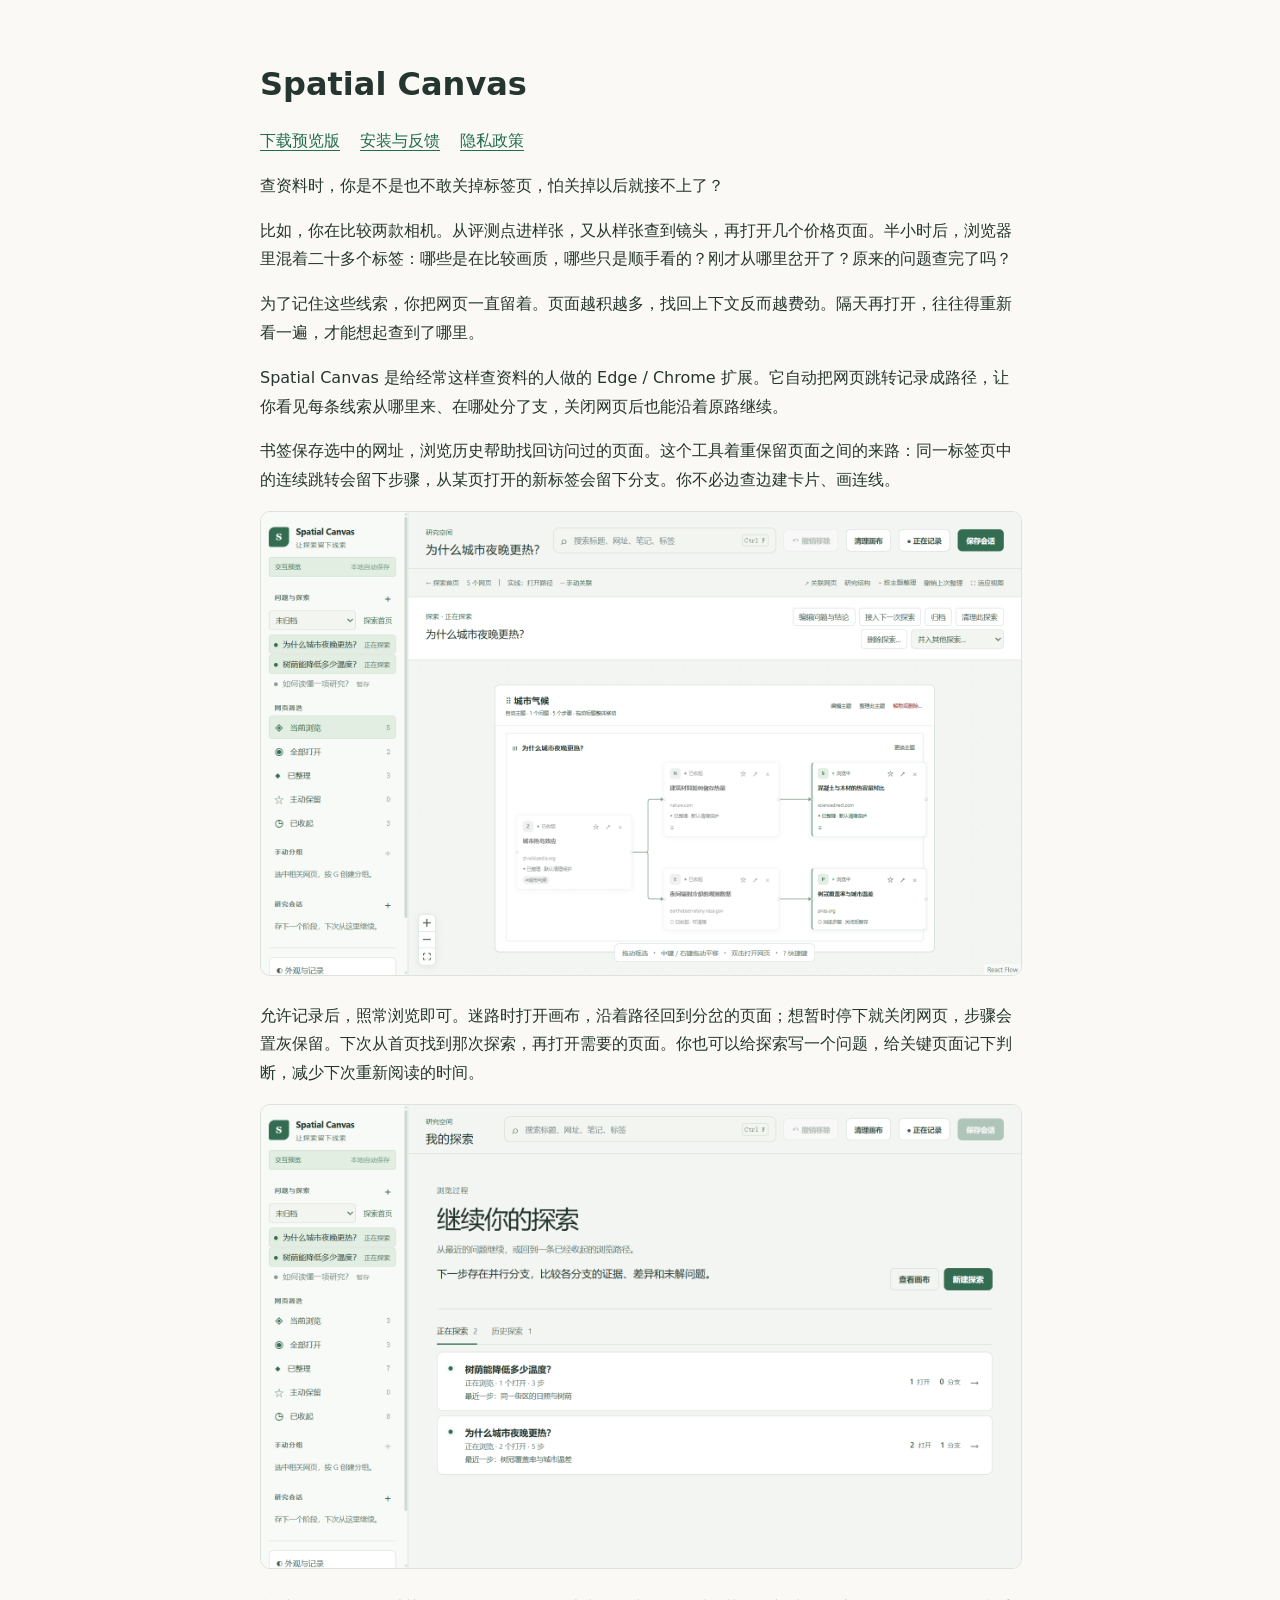
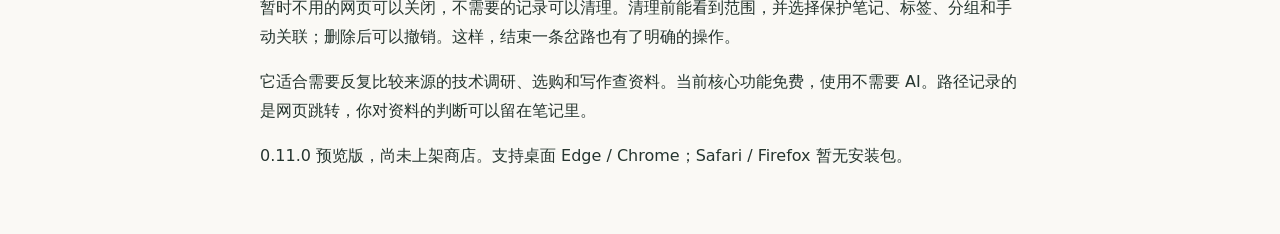
<file: index.html>
<!doctype html>
<html lang="zh-CN">
<meta charset="utf-8">
<title>Spatial Canvas</title>
<meta name="viewport" content="width=device-width,initial-scale=1">
<link rel="stylesheet" href="style.css">
<h1>Spatial Canvas</h1>
<nav><a href="https://github.com/PseudoPau/spatial-canvas-releases/releases">下载预览版</a><a href="support.html">安装与反馈</a><a href="privacy.html">隐私政策</a></nav>
<p>查资料时，你是不是也不敢关掉标签页，怕关掉以后就接不上了？</p>
<p>比如，你在比较两款相机。从评测点进样张，又从样张查到镜头，再打开几个价格页面。半小时后，浏览器里混着二十多个标签：哪些是在比较画质，哪些只是顺手看的？刚才从哪里岔开了？原来的问题查完了吗？</p>
<p>为了记住这些线索，你把网页一直留着。页面越积越多，找回上下文反而越费劲。隔天再打开，往往得重新看一遍，才能想起查到了哪里。</p>
<p>Spatial Canvas 是给经常这样查资料的人做的 Edge / Chrome 扩展。它自动把网页跳转记录成路径，让你看见每条线索从哪里来、在哪处分了支，关闭网页后也能沿着原路继续。</p>
<p>书签保存选中的网址，浏览历史帮助找回访问过的页面。这个工具着重保留页面之间的来路：同一标签页中的连续跳转会留下步骤，从某页打开的新标签会留下分支。你不必边查边建卡片、画连线。</p>
<img src="images/path.png" alt="探索路径：查看页面的来源和分支，灰色步骤表示网页已关闭；图中为演示数据">
<p>允许记录后，照常浏览即可。迷路时打开画布，沿着路径回到分岔的页面；想暂时停下就关闭网页，步骤会置灰保留。下次从首页找到那次探索，再打开需要的页面。你也可以给探索写一个问题，给关键页面记下判断，减少下次重新阅读的时间。</p>
<img src="images/home.png" alt="首页：先找到正在查的问题，再进入它的路径；图中为演示数据">
<p>暂时不用的网页可以关闭，不需要的记录可以清理。清理前能看到范围，并选择保护笔记、标签、分组和手动关联；删除后可以撤销。这样，结束一条岔路也有了明确的操作。</p>
<p>它适合需要反复比较来源的技术调研、选购和写作查资料。当前核心功能免费，使用不需要 AI。路径记录的是网页跳转，你对资料的判断可以留在笔记里。</p>
<p>0.11.0 预览版，尚未上架商店。支持桌面 Edge / Chrome；Safari / Firefox 暂无安装包。</p>
</html>
</file>
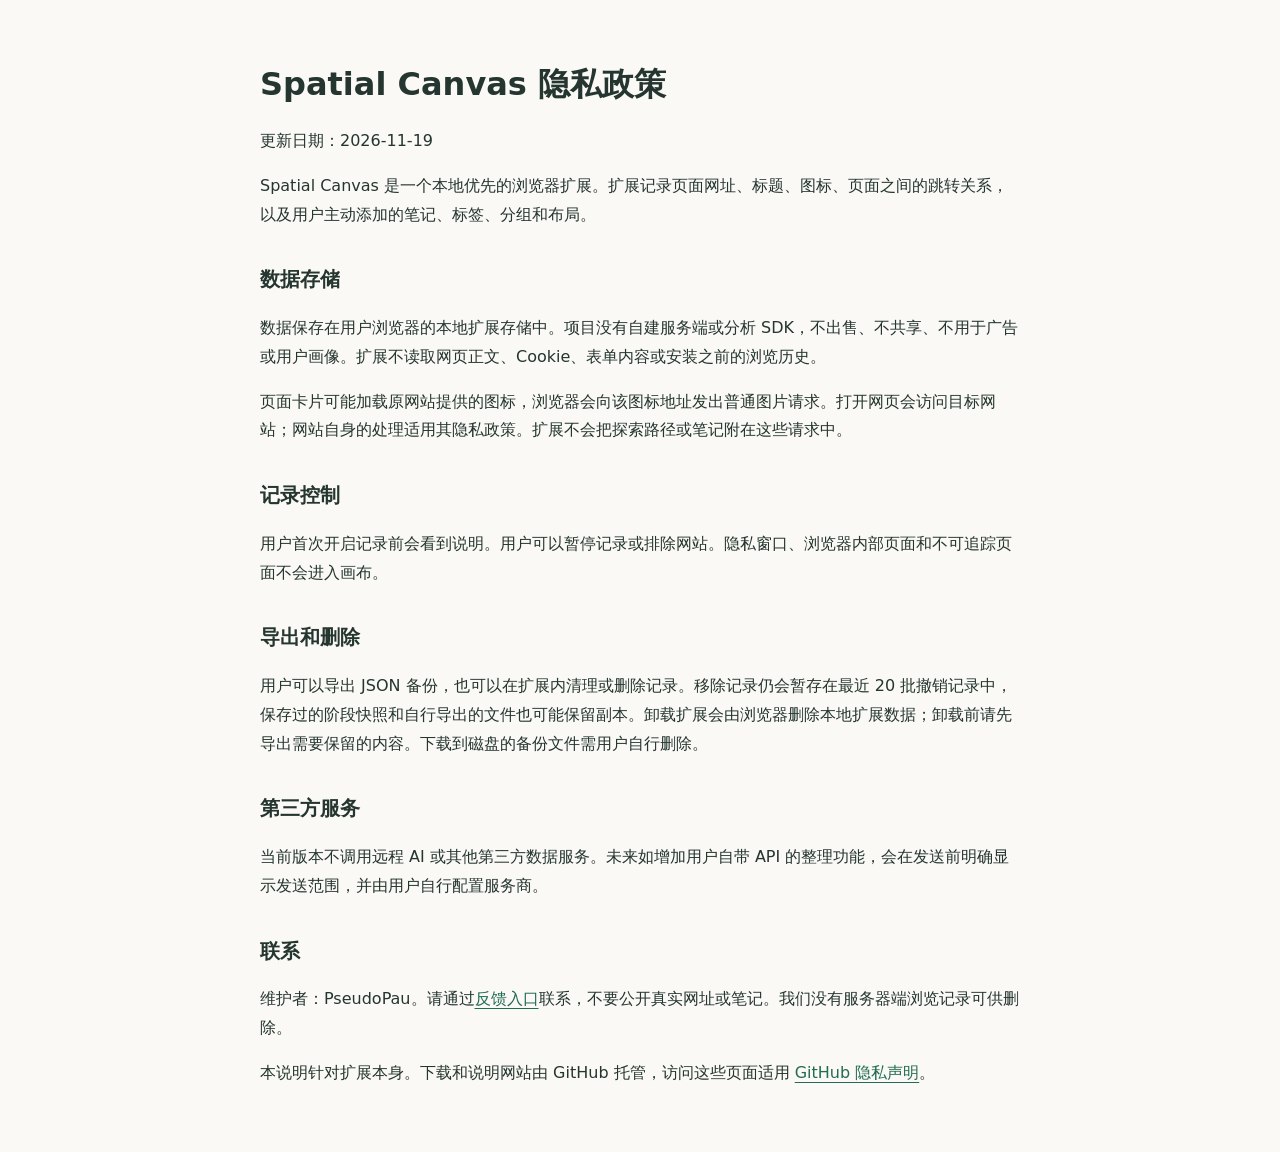
<file: privacy.html>
<!doctype html>
<meta charset="utf-8">
<title>Spatial Canvas 隐私政策</title>
<meta name="viewport" content="width=device-width,initial-scale=1">
<link rel="stylesheet" href="style.css">
<h1>Spatial Canvas 隐私政策</h1>
<p>更新日期：2026-11-19</p>
<p>Spatial Canvas 是一个本地优先的浏览器扩展。扩展记录页面网址、标题、图标、页面之间的跳转关系，以及用户主动添加的笔记、标签、分组和布局。</p>
<h2>数据存储</h2>
<p>数据保存在用户浏览器的本地扩展存储中。项目没有自建服务端或分析 SDK，不出售、不共享、不用于广告或用户画像。扩展不读取网页正文、Cookie、表单内容或安装之前的浏览历史。</p>
<p>页面卡片可能加载原网站提供的图标，浏览器会向该图标地址发出普通图片请求。打开网页会访问目标网站；网站自身的处理适用其隐私政策。扩展不会把探索路径或笔记附在这些请求中。</p>
<h2>记录控制</h2>
<p>用户首次开启记录前会看到说明。用户可以暂停记录或排除网站。隐私窗口、浏览器内部页面和不可追踪页面不会进入画布。</p>
<h2>导出和删除</h2>
<p>用户可以导出 JSON 备份，也可以在扩展内清理或删除记录。移除记录仍会暂存在最近 20 批撤销记录中，保存过的阶段快照和自行导出的文件也可能保留副本。卸载扩展会由浏览器删除本地扩展数据；卸载前请先导出需要保留的内容。下载到磁盘的备份文件需用户自行删除。</p>
<h2>第三方服务</h2>
<p>当前版本不调用远程 AI 或其他第三方数据服务。未来如增加用户自带 API 的整理功能，会在发送前明确显示发送范围，并由用户自行配置服务商。</p>
<h2>联系</h2>
<p>维护者：PseudoPau。请通过<a href="https://github.com/PseudoPau/spatial-canvas-releases/issues">反馈入口</a>联系，不要公开真实网址或笔记。我们没有服务器端浏览记录可供删除。</p>
<p>本说明针对扩展本身。下载和说明网站由 GitHub 托管，访问这些页面适用 <a href="https://docs.github.com/en/site-policy/privacy-policies/github-general-privacy-statement">GitHub 隐私声明</a>。</p>
</file>
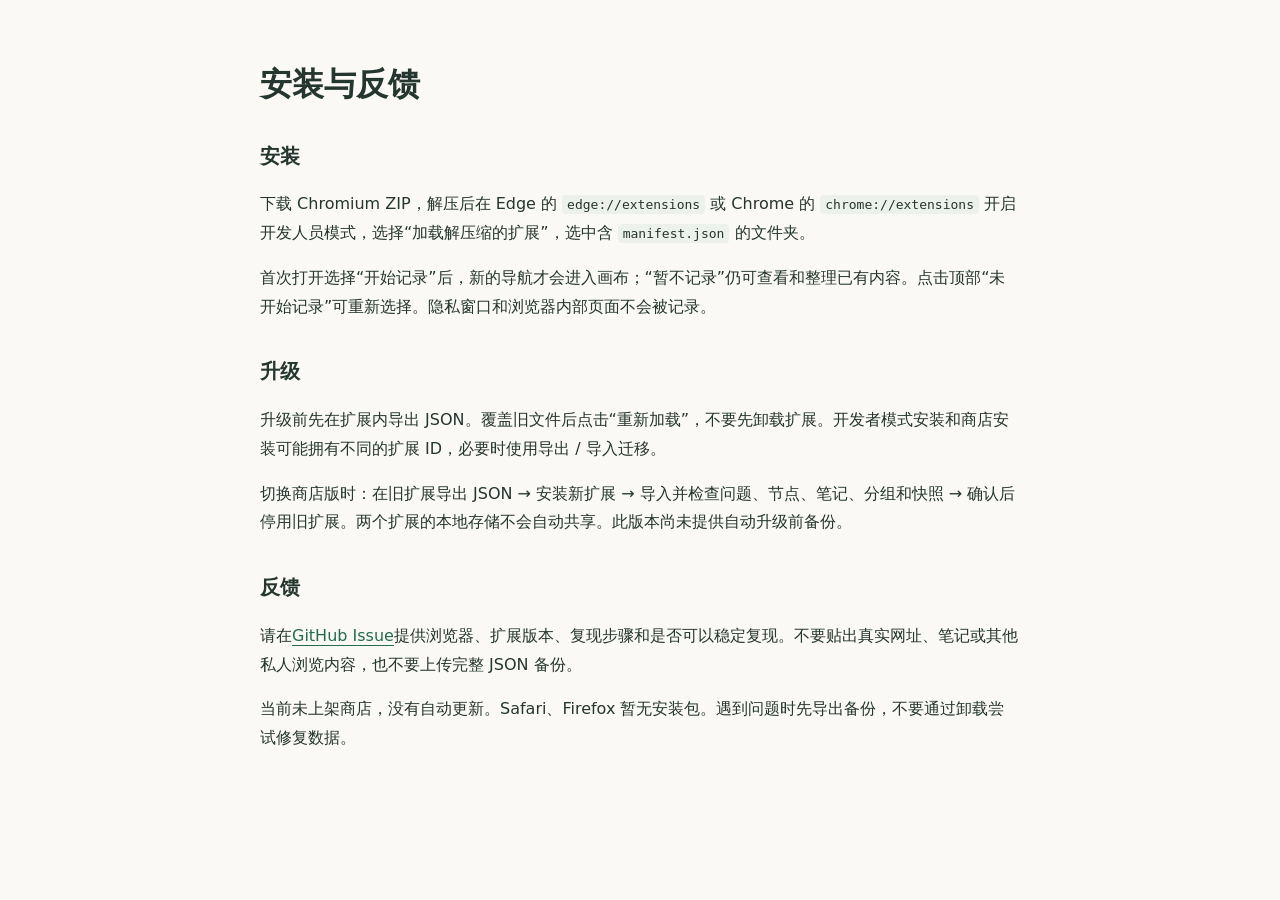
<file: support.html>
<!doctype html>
<meta charset="utf-8">
<title>Spatial Canvas 安装与反馈</title>
<meta name="viewport" content="width=device-width,initial-scale=1">
<link rel="stylesheet" href="style.css">
<h1>安装与反馈</h1>
<h2>安装</h2>
<p>下载 Chromium ZIP，解压后在 Edge 的 <code>edge://extensions</code> 或 Chrome 的 <code>chrome://extensions</code> 开启开发人员模式，选择“加载解压缩的扩展”，选中含 <code>manifest.json</code> 的文件夹。</p>
<p>首次打开选择“开始记录”后，新的导航才会进入画布；“暂不记录”仍可查看和整理已有内容。点击顶部“未开始记录”可重新选择。隐私窗口和浏览器内部页面不会被记录。</p>
<h2>升级</h2>
<p>升级前先在扩展内导出 JSON。覆盖旧文件后点击“重新加载”，不要先卸载扩展。开发者模式安装和商店安装可能拥有不同的扩展 ID，必要时使用导出 / 导入迁移。</p>
<p>切换商店版时：在旧扩展导出 JSON → 安装新扩展 → 导入并检查问题、节点、笔记、分组和快照 → 确认后停用旧扩展。两个扩展的本地存储不会自动共享。此版本尚未提供自动升级前备份。</p>
<h2>反馈</h2>
<p>请在<a href="https://github.com/PseudoPau/spatial-canvas-releases/issues">GitHub Issue</a>提供浏览器、扩展版本、复现步骤和是否可以稳定复现。不要贴出真实网址、笔记或其他私人浏览内容，也不要上传完整 JSON 备份。</p>
<p>当前未上架商店，没有自动更新。Safari、Firefox 暂无安装包。遇到问题时先导出备份，不要通过卸载尝试修复数据。</p>
</file>
<file: style.css>
:root{font-family:system-ui,-apple-system,"Segoe UI",sans-serif;color:#25352f;background:#faf9f5;color-scheme:light}body{max-width:760px;margin:64px auto;padding:0 24px;line-height:1.8}h1{font-size:32px;line-height:1.3}h2{font-size:20px;margin-top:32px}a{color:#236b52;text-underline-offset:4px}nav{display:flex;gap:20px;flex-wrap:wrap}img{max-width:100%;height:auto;border:1px solid #dce3dd;border-radius:10px}small{color:#5e6e65}code{background:#edf1eb;padding:2px 5px;border-radius:4px}footer{margin-top:48px;border-top:1px solid #dce3dd;padding-top:16px;font-size:14px}
</file>
